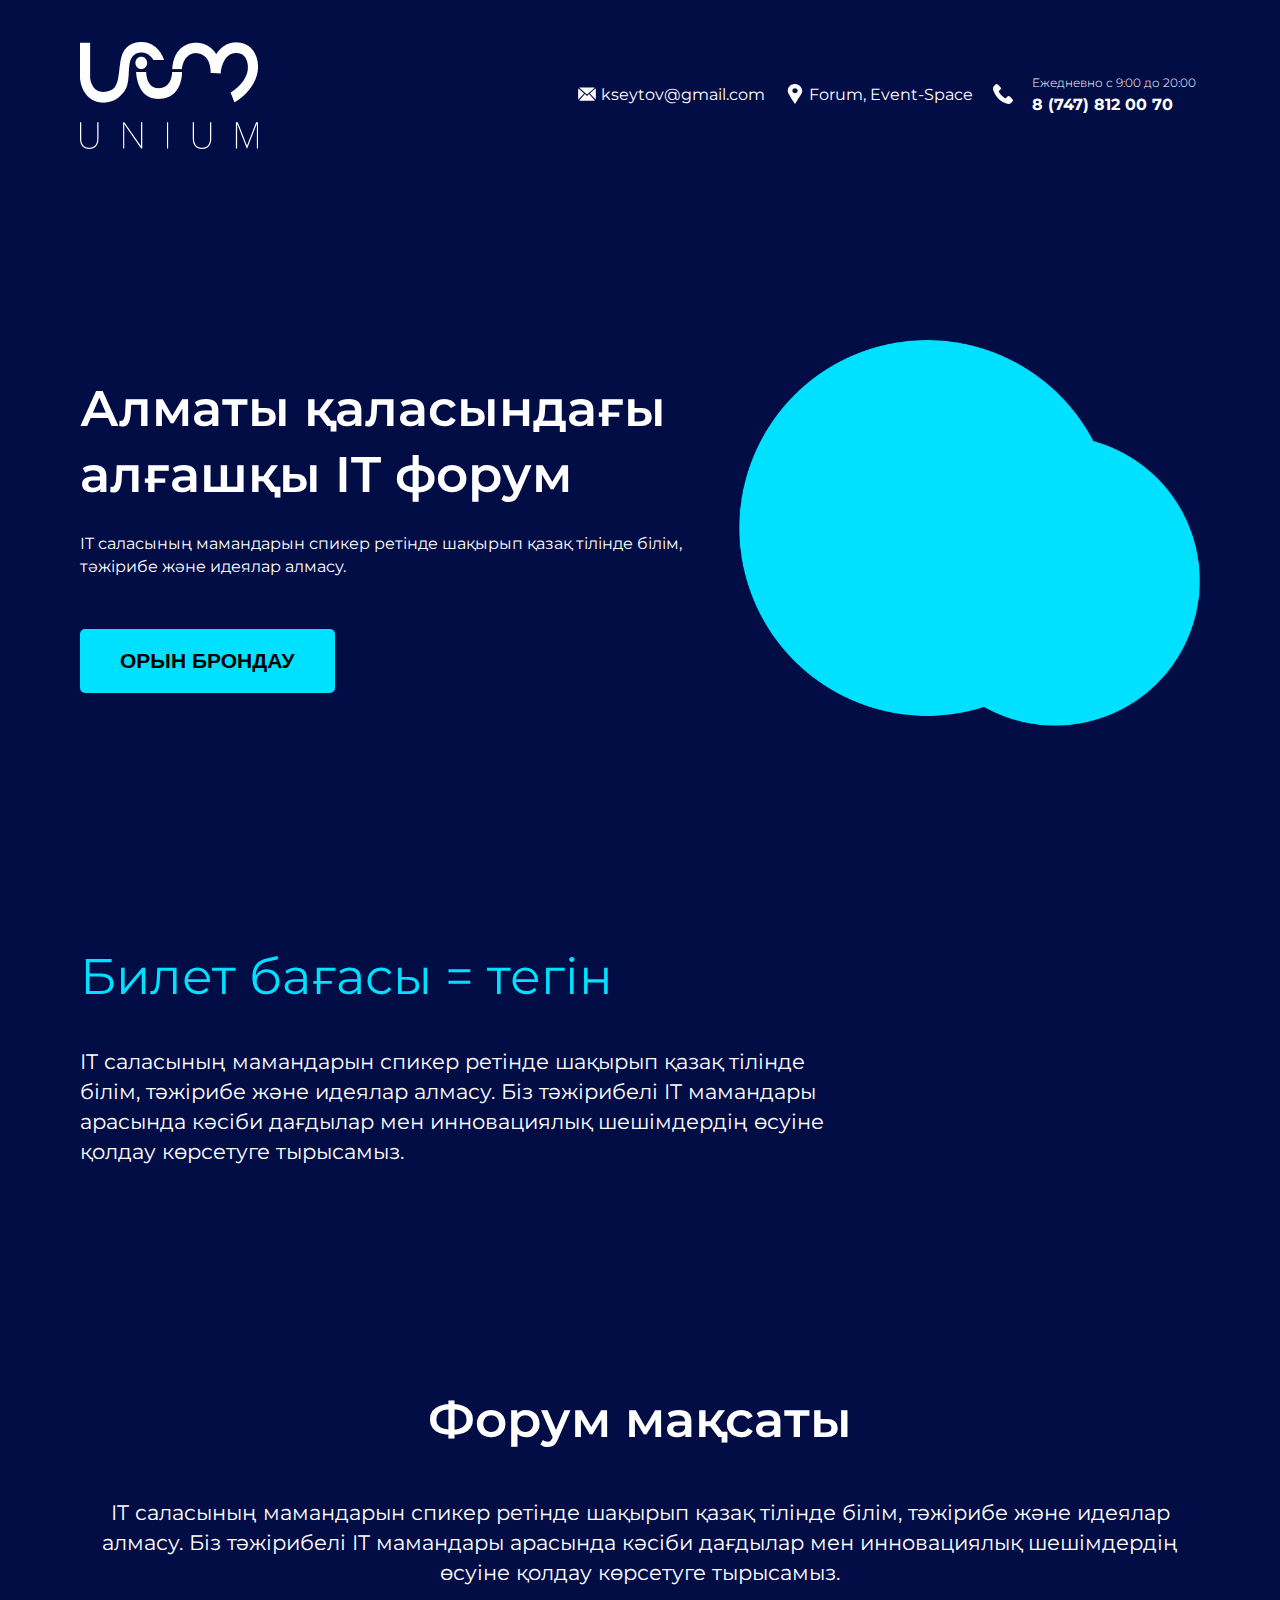
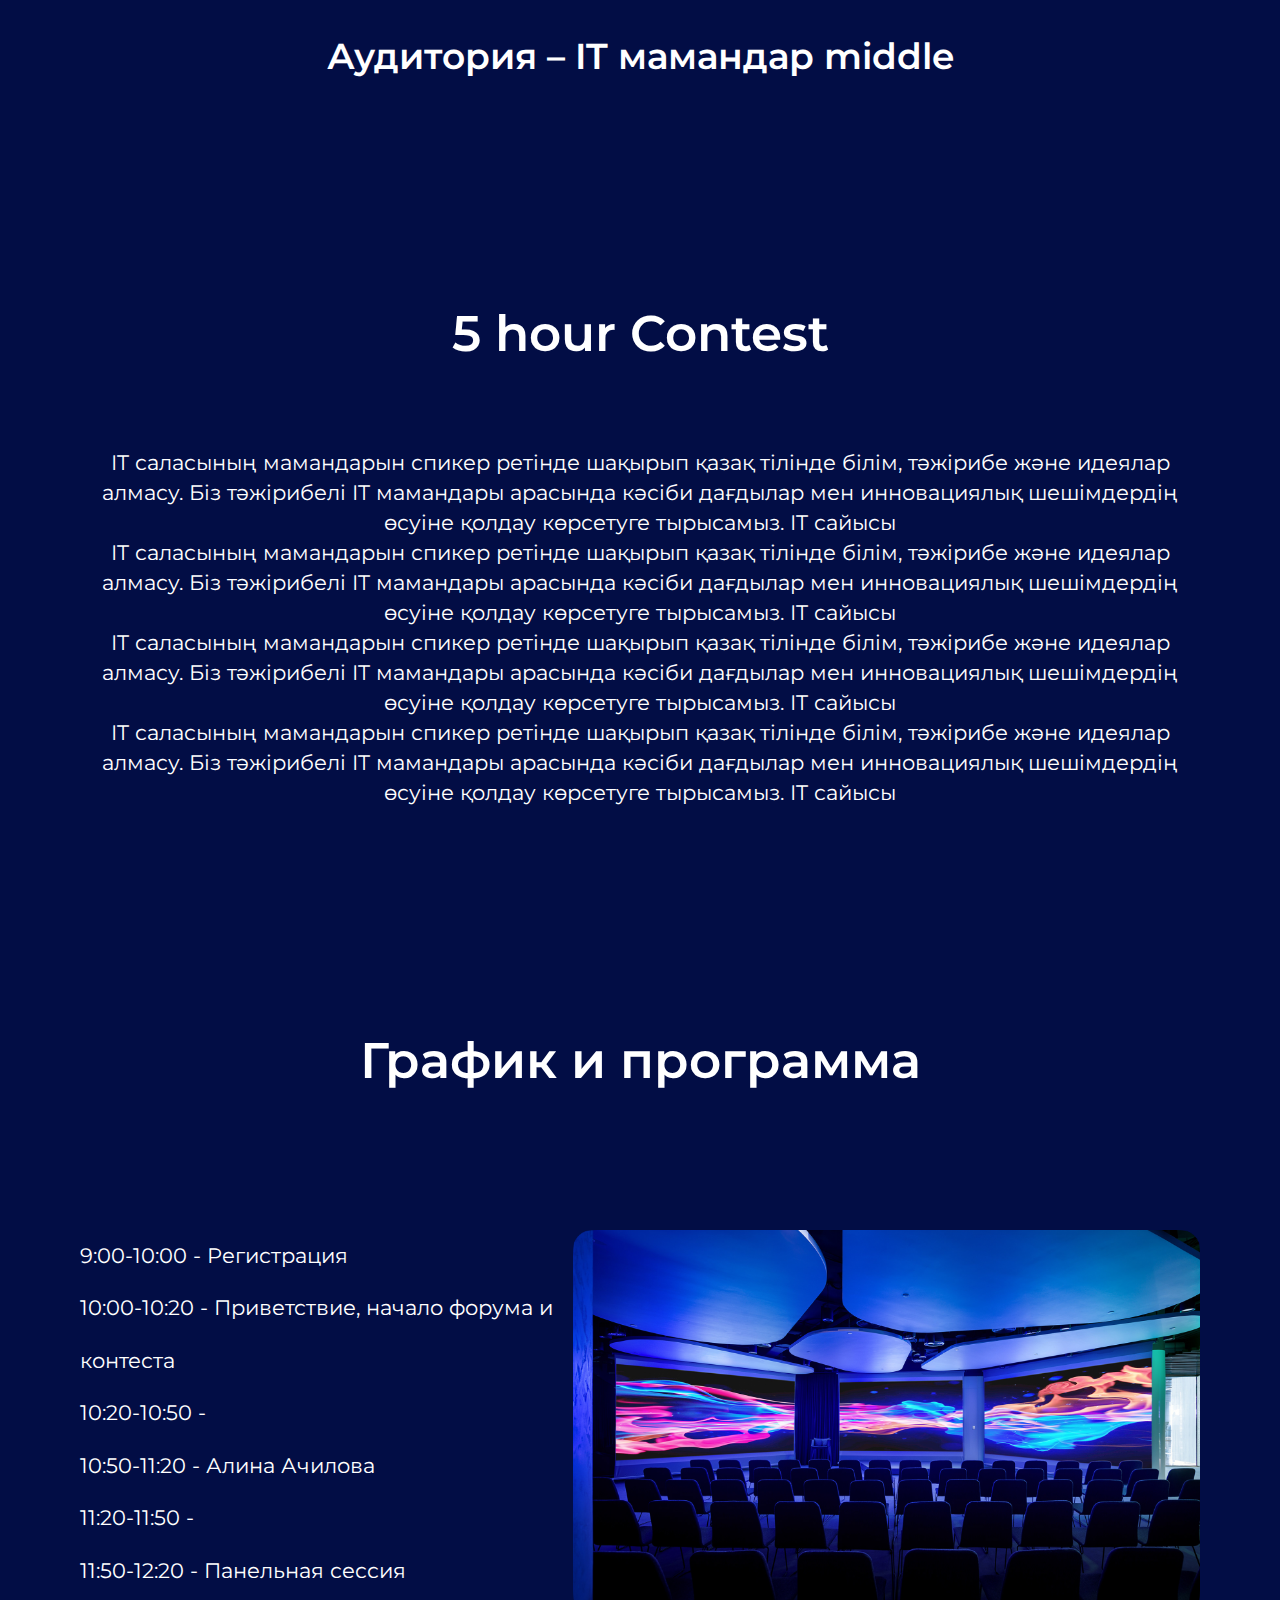
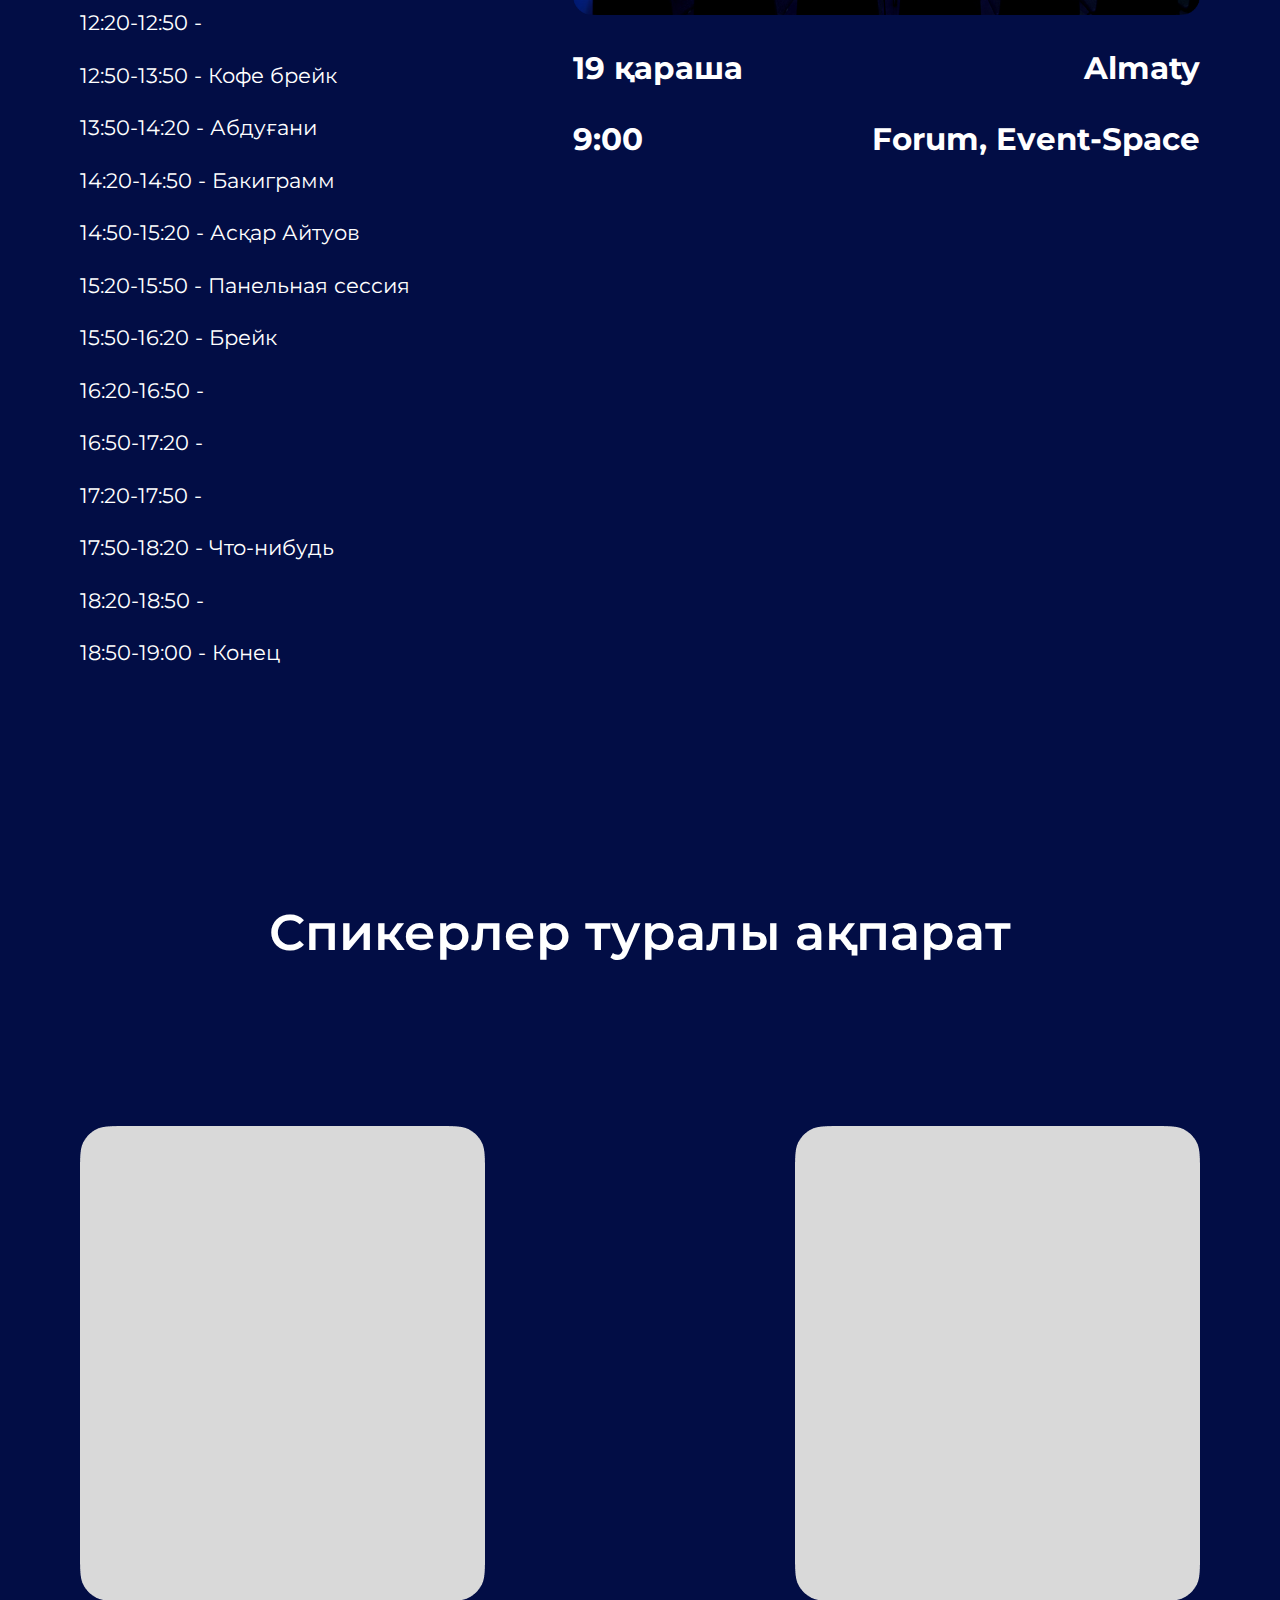
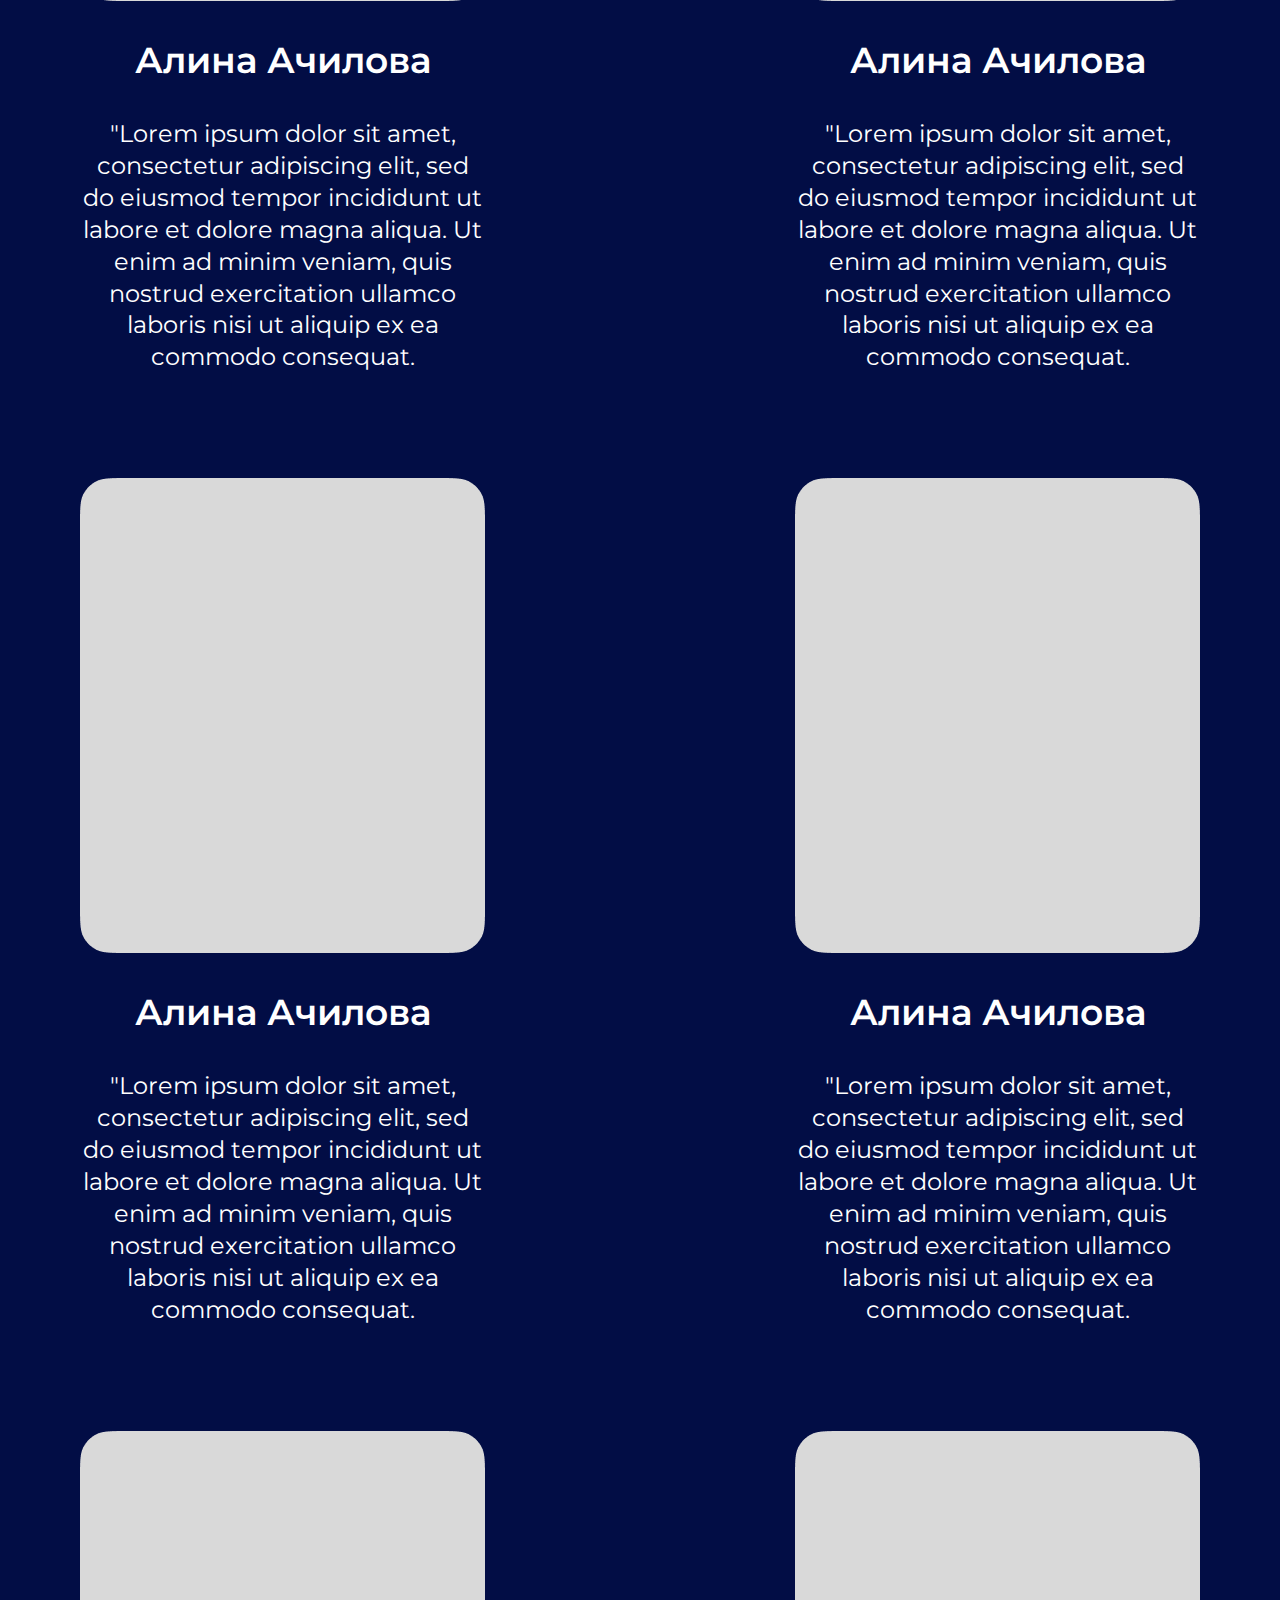
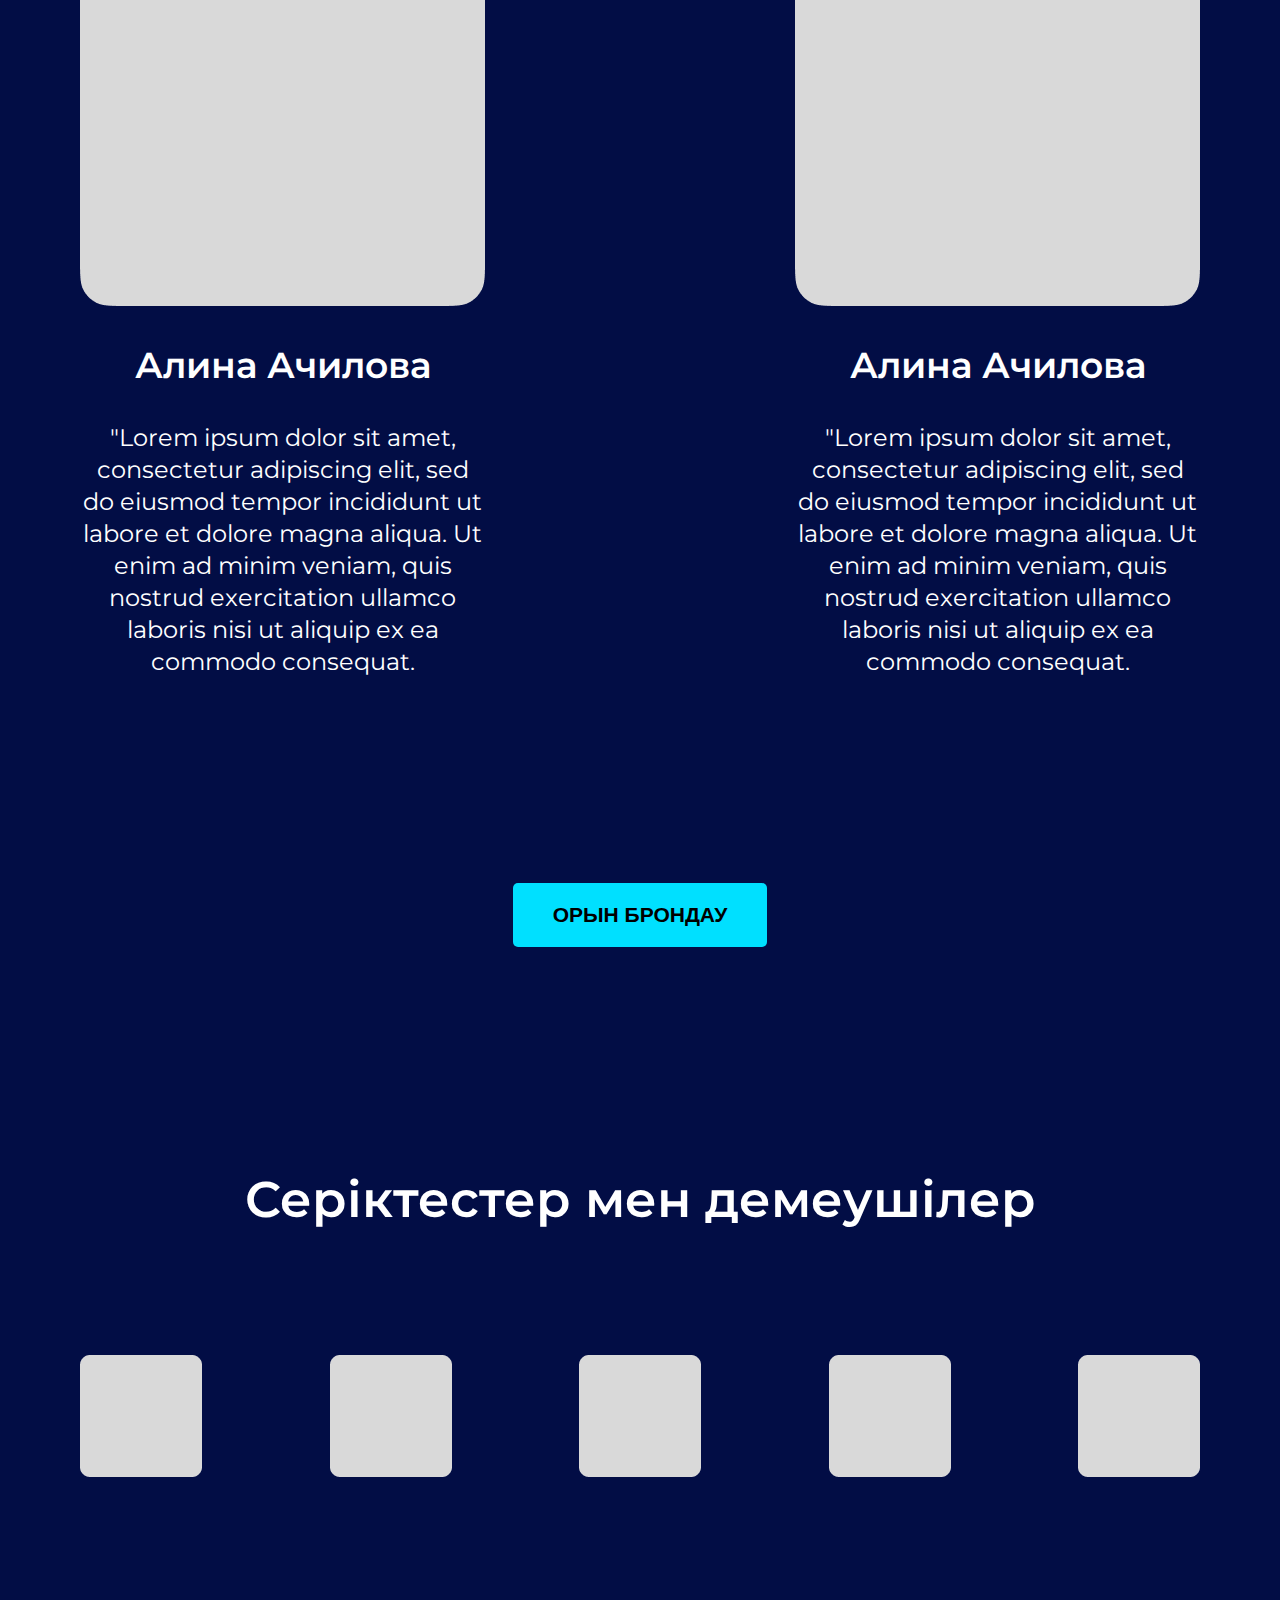
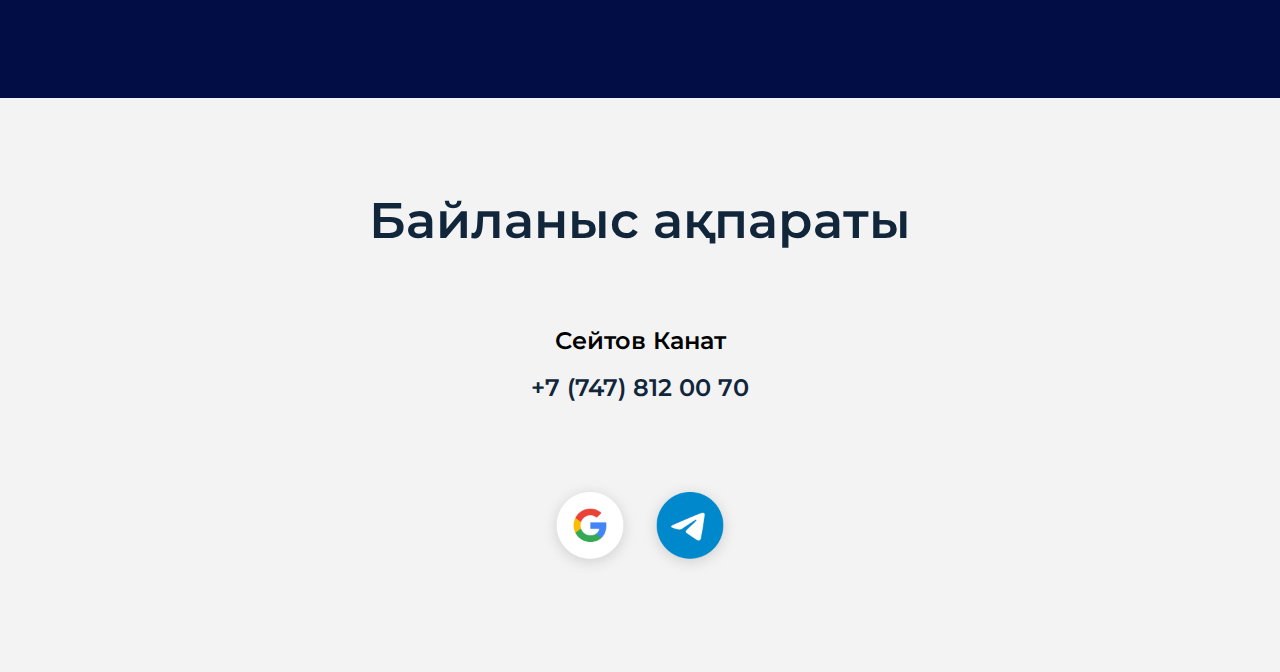
<file: index.html>
<!DOCTYPE html>
<html lang="en">
  <head>
    <meta charset="UTF-8" />
    <meta http-equiv="X-UA-Compatible" content="IE=edge" />
    <meta name="viewport" content="width=device-width, initial-scale=1.0" />
    <title>Алматы қаласындағы алғашқы IT форум</title>
    <link rel="preconnect" href="https://fonts.googleapis.com" />
    <link rel="preconnect" href="https://fonts.gstatic.com" crossorigin />
    <link
      href="https://fonts.googleapis.com/css2?family=Hanken+Grotesk:wght@400;700&display=swap"
      rel="stylesheet"
    />
    <link rel="stylesheet" href="css/style.css" />
  </head>

  <body>
    <!DOCTYPE html>
    <html lang="en">
      <head>
        <meta charset="UTF-8" />
        <meta http-equiv="X-UA-Compatible" content="IE=edge" />
        <meta name="viewport" content="width=device-width, initial-scale=1.0" />
        <title>Алматы қаласындағы алғашқы IT форум</title>
        <link rel="preconnect" href="https://fonts.googleapis.com" />
        <link rel="preconnect" href="https://fonts.gstatic.com" crossorigin />
        <link
          href="https://fonts.googleapis.com/css2?family=Hanken+Grotesk:wght@400;700&display=swap"
          rel="stylesheet"
        />
        <link rel="stylesheet" href="css/style.css" />
      </head>

      <body>
        <div class="container">
          <div class="navbar">
            <div class="navbar-logo">
              <img src="./img/logo.png" alt="logo" />
            </div>
            <ul class="menu-list">
              <div class="flex items-center menu-item">
                <div>
                  <img src="./img/email.svg" alt="email" class="menu-icon" />
                </div>
                <li>
                  <a href="#" class="menu-link">kseytov@gmail.com</a>
                </li>
              </div>
              <div class="flex items-center menu-item">
                <div>
                  <img src="./img/map.svg" alt="email" class="menu-icon" />
                </div>
                <li>
                  <a href="#" class="menu-link">Forum, Event-Space</a>
                </li>
              </div>
              <div class="flex items-center menu-item">
                <div>
                  <img src="./img/phone.svg" alt="email" class="menu-icon" />
                </div>
                <div class="menu-item__last">
                  <p class="menu-text">Ежедневно с 9:00 до 20:00</p>
                  <li>
                    <a href="tel:+77478120070" class="menu-phone"
                      >8 (747) 812 00 70</a
                    >
                  </li>
                </div>
              </div>
            </ul>
          </div>

          <div id="modal" class="modal-container">
            <div class="box">

              <div class="modal-title-box"> 
                <h3>Орын брондау</h3>
                <span id="close-modal-btn">&times</span>
              </div>

                <input
                  type="text"
                  name="name"
                  class="input"
                  placeholder="Аты, тегі"
                />
                <input
                  type="text"
                  name="phone"
                  class="input"
                  placeholder="+7 999 999-99-99"
                />
                <input
                  type="text"
                  name="email"
                  class="input"
                  placeholder="Сіздің поштаңыз"
                />
                <input
                  type="text"
                  name="company"
                  class="input"
                  placeholder="Компания"
                />
                <input
                  type="text"
                  name="profession"
                  class="input"
                  placeholder="Жұмыстағы міндетіңіз"
                />
                <input
                  type="text"
                  name="city"
                  class="input"
                  placeholder="Қала"
                />
                <input
                  type="text"
                  name="direction"
                  class="input"
                  placeholder="Жұмыс саласы"
                />
                <button type="submit" class="form-btn">Жіберу</button>
            </div>
          </div>
          <header class="header">
            <div class="header-start">
              <h1>Алматы қаласындағы алғашқы IT форум</h1>
              <p>
                IT саласының мамандарын спикер ретінде шақырып қазақ тілінде
                білім,<br />
                тәжірибе және идеялар алмасу.
              </p>
              <button type="button" class="btn" id="active-modal">
                Орын брондау
              </button>
            </div>
            <div class="header-picture">
              <img src="./img/bools.png" alt="bools" />
            </div>
          </header>

          <section class="section-1">
            <h2>Билет бағасы = тегін</h2>
            <p>
              IT саласының мамандарын спикер ретінде шақырып қазақ тілінде
              білім, тәжірибе және идеялар алмасу. Біз тәжірибелі IT мамандары
              арасында кәсіби дағдылар мен инновациялық шешімдердің өсуіне
              қолдау көрсетуге тырысамыз.
            </p>
          </section>

          <section class="section-2">
            <h3>Форум мақсаты</h3>
            <p>
              IT саласының мамандарын спикер ретінде шақырып қазақ тілінде
              білім, тәжірибе және идеялар алмасу. Біз тәжірибелі IT мамандары
              арасында кәсіби дағдылар мен инновациялық шешімдердің өсуіне
              қолдау көрсетуге тырысамыз.
            </p>
            <h4>Аудитория – IT мамандар middle</h4>
          </section>

          <section class="section-3">
            <h3>5 hour Contest</h3>
            <p>
              IT саласының мамандарын спикер ретінде шақырып қазақ тілінде
              білім, тәжірибе және идеялар алмасу. Біз тәжірибелі IT мамандары
              арасында кәсіби дағдылар мен инновациялық шешімдердің өсуіне
              қолдау көрсетуге тырысамыз. IT сайысы
            </p>
            <p>
              IT саласының мамандарын спикер ретінде шақырып қазақ тілінде
              білім, тәжірибе және идеялар алмасу. Біз тәжірибелі IT мамандары
              арасында кәсіби дағдылар мен инновациялық шешімдердің өсуіне
              қолдау көрсетуге тырысамыз. IT сайысы
            </p>
            <p>
              IT саласының мамандарын спикер ретінде шақырып қазақ тілінде
              білім, тәжірибе және идеялар алмасу. Біз тәжірибелі IT мамандары
              арасында кәсіби дағдылар мен инновациялық шешімдердің өсуіне
              қолдау көрсетуге тырысамыз. IT сайысы
            </p>
            <p>
              IT саласының мамандарын спикер ретінде шақырып қазақ тілінде
              білім, тәжірибе және идеялар алмасу. Біз тәжірибелі IT мамандары
              арасында кәсіби дағдылар мен инновациялық шешімдердің өсуіне
              қолдау көрсетуге тырысамыз. IT сайысы
            </p>
          </section>

          <section class="section-4">
            <h3>График и программа</h3>
            <div class="flex justify-between items-start section-4__inner">
              <div>
                <p>9:00-10:00 - Регистрация</p>
                <p>10:00-10:20 - Приветствие, начало форума и контеста</p>
                <p>10:20-10:50 -</p>
                <p>10:50-11:20 - Алина Ачилова</p>
                <p>11:20-11:50 -</p>
                <p>11:50-12:20 - Панельная сессия</p>
                <p>12:20-12:50 -</p>
                <p>12:50-13:50 - Кофе брейк</p>
                <p>13:50-14:20 - Абдуғани</p>
                <p>14:20-14:50 - Бакиграмм</p>
                <p>14:50-15:20 - Асқар Айтуов</p>
                <p>15:20-15:50 - Панельная сессия</p>
                <p>15:50-16:20 - Брейк</p>
                <p>16:20-16:50 -</p>
                <p>16:50-17:20 -</p>
                <p>17:20-17:50 -</p>
                <p>17:50-18:20 - Что-нибудь</p>
                <p>18:20-18:50 -</p>
                <p>18:50-19:00 - Конец</p>
              </div>
              <div class="section-4__bottom">
                <div class="section-4__picture">
                  <img src="./img/section-4-img.png" alt="" />
                </div>
                <div class="flex items-center justify-between">
                  <div>
                    <p>19 қараша</p>
                    <p>9:00</p>
                  </div>
                  <div class="text-right">
                    <p>Almaty</p>
                    <p>Forum, Event-Space</p>
                  </div>
                </div>
              </div>
            </div>
          </section>

          <section class="section-5">
            <h3>Спикерлер туралы ақпарат</h3>

            <div class="cards-list">
              <div class="card">
                <div class="card-picture">
                  <img src="./img/card-placeholder.png" alt="" />
                </div>
                <h4>Алина Ачилова</h4>
                <p>
                  "Lorem ipsum dolor sit amet, consectetur adipiscing elit, sed
                  do eiusmod tempor incididunt ut labore et dolore magna aliqua.
                  Ut enim ad minim veniam, quis nostrud exercitation ullamco
                  laboris nisi ut aliquip ex ea commodo consequat.
                </p>
              </div>
              <div class="card">
                <div class="card-picture">
                  <img src="./img/card-placeholder.png" alt="" />
                </div>
                <h4>Алина Ачилова</h4>
                <p>
                  "Lorem ipsum dolor sit amet, consectetur adipiscing elit, sed
                  do eiusmod tempor incididunt ut labore et dolore magna aliqua.
                  Ut enim ad minim veniam, quis nostrud exercitation ullamco
                  laboris nisi ut aliquip ex ea commodo consequat.
                </p>
              </div>
              <div class="card">
                <div class="card-picture">
                  <img src="./img/card-placeholder.png" alt="" />
                </div>
                <h4>Алина Ачилова</h4>
                <p>
                  "Lorem ipsum dolor sit amet, consectetur adipiscing elit, sed
                  do eiusmod tempor incididunt ut labore et dolore magna aliqua.
                  Ut enim ad minim veniam, quis nostrud exercitation ullamco
                  laboris nisi ut aliquip ex ea commodo consequat.
                </p>
              </div>

              <div class="card">
                <div class="card-picture">
                  <img src="./img/card-placeholder.png" alt="" />
                </div>
                <h4>Алина Ачилова</h4>
                <p>
                  "Lorem ipsum dolor sit amet, consectetur adipiscing elit, sed
                  do eiusmod tempor incididunt ut labore et dolore magna aliqua.
                  Ut enim ad minim veniam, quis nostrud exercitation ullamco
                  laboris nisi ut aliquip ex ea commodo consequat.
                </p>
              </div>
              <div class="card">
                <div class="card-picture">
                  <img src="./img/card-placeholder.png" alt="" />
                </div>
                <h4>Алина Ачилова</h4>
                <p>
                  "Lorem ipsum dolor sit amet, consectetur adipiscing elit, sed
                  do eiusmod tempor incididunt ut labore et dolore magna aliqua.
                  Ut enim ad minim veniam, quis nostrud exercitation ullamco
                  laboris nisi ut aliquip ex ea commodo consequat.
                </p>
              </div>
              <div class="card">
                <div class="card-picture">
                  <img src="./img/card-placeholder.png" alt="" />
                </div>
                <h4>Алина Ачилова</h4>
                <p>
                  "Lorem ipsum dolor sit amet, consectetur adipiscing elit, sed
                  do eiusmod tempor incididunt ut labore et dolore magna aliqua.
                  Ut enim ad minim veniam, quis nostrud exercitation ullamco
                  laboris nisi ut aliquip ex ea commodo consequat.
                </p>
              </div>
            </div>

            <button class="btn" type="button" id="active-modal">
              Орын брондау
            </button>
          </section>

          <div class="section-6">
            <h3>Серіктестер мен демеушілер</h3>
            <div class="partners-list">
              <div><img src="./img/partner.png" alt="partner" /></div>
              <div><img src="./img/partner.png" alt="partner" /></div>
              <div><img src="./img/partner.png" alt="partner" /></div>
              <div><img src="./img/partner.png" alt="partner" /></div>
              <div><img src="./img/partner.png" alt="partner" /></div>
            </div>
          </div>
        </div>
        <footer class="footer">
          <h3>Байланыс ақпараты</h3>

          <p>Сейтов Канат</p>
          <a href="tel:+77478120070">+7 (747) 812 00 70</a>
          <div class="social">
            <div>
              <a href="mailto:kseytov@gmail.com"> <img src="./img/google.png" alt="google" /></a>
            </div>
            <div>
              <a href="https://t.me/kanatseytov" target="_blank"> <img src="./img/telegram.png" alt="telegram" /></a>
            </div>
          </div>
        </footer>
      </body>
    </html>
    <script src="app.js"></script>
  </body>
</html>
</file>
<file: css/style.css>
@import url("https://fonts.googleapis.com/css2?family=Montserrat:wght@300;400;500;600;700&display=swap");

html,
body,
div,
span,
applet,
object,
iframe,
h1,
h2,
h3,
h4,
h5,
h6,
p,
blockquote,
pre,
a,
abbr,
acronym,
address,
big,
cite,
code,
del,
dfn,
em,
img,
ins,
kbd,
q,
s,
samp,
small,
strike,
strong,
sub,
sup,
tt,
var,
b,
u,
i,
center,
dl,
dt,
dd,
ol,
ul,
li,
fieldset,
form,
label,
legend,
table,
caption,
tbody,
tfoot,
thead,
tr,
th,
td,
article,
aside,
canvas,
details,
embed,
figure,
figcaption,
footer,
header,
hgroup,
menu,
nav,
output,
ruby,
section,
summary,
time,
mark,
audio,
video {
  margin: 0;
  padding: 0;
  border: 0;
  font-size: 100%;
  font: inherit;
  vertical-align: baseline;
}
article,
aside,
details,
figcaption,
figure,
footer,
header,
hgroup,
menu,
nav,
section {
  display: block;
}
body {
  line-height: 1;
  background: #020d45;
  font-family: "Montserrat", sans-serif;
  font-weight: 400;
}
ol,
ul {
  list-style: none;
}
a {
  text-decoration: none;
  color: inherit;
}
img {
  width: 100%;
  height: 100%;
  object-fit: contain;
}
h1,
h2,
h3,
h4,
p {
  color: #fff;
}
.flex {
  display: flex;
}

.items-center {
  align-items: center;
}

.items-start {
  align-items: flex-start;
}
.justify-between {
  justify-content: space-between;
}
.text-right {
  text-align: right;
}
.container {
  max-width: 1440px;
  margin: 0 auto;
  padding: 0 80px;
}
.navbar {
  display: flex;

  padding-top: 40px;
  padding-bottom: 20px;
  color: #fff;
  background: #020d45;
  display: flex;
  justify-content: space-between;

  position: sticky;
  top: 0;

}
.menu-list {
  display: flex;
  gap: 20px;
}

.menu-link {
  /* margin-left: 12px; */
}
.menu-item > div {
  margin-right: 4px;
}
.menu-item:last-child {
  /* margin-right: 0px; */
}
.menu-icon {
  width: 20px;
  height: 20px;
}

.menu-text {
  font-weight: 300;
  font-size: 12px;
  margin-bottom: 8px;
}
.menu-item__last {
  margin-left: 15px;
}
.menu-phone {
  font-weight: 700;
}
.btn {
  max-width: 272px;
  padding: 20px 40px;
  background: #00e0ff;
  border-radius: 5px;
  font-size: 21px;
  font-weight: 700;
  text-transform: uppercase;
  border: none;
  cursor: pointer;
}

.header {
  display: flex;
  justify-content: space-between;
  align-items: center;
  padding-top: 170px;
}
h1 {
  font-size: 50px;
  font-style: normal;
  font-weight: 600;
  margin-bottom: 24px;
  line-height: 133%;
}
.header p {
  margin-bottom: 50px;
  line-height: 143%;
}
.section-1 {
  padding-top: 223px;
  max-width: 786px;
}
.section-1 h2 {
  color: #00e0ff;
  font-size: 50px;
  margin-bottom: 45px;
}

.section-1 p {
  font-size: 21px;
  font-weight: 400;
  line-height: 143%;
}

.section-2 {
  text-align: center;
  padding: 220px 0px;
}

.section-2 h3 {
  text-align: center;
  font-size: 50px;
  font-style: normal;
  font-weight: 600;
  line-height: 133%;
  margin-bottom: 45px;
}
.section-2 p {
  font-size: 21px;
  font-style: normal;
  font-weight: 400;
  line-height: 143%;
  margin-bottom: 45px;
}

.section-2 h4 {
  font-size: 36px;
  font-style: normal;
  font-weight: 600;
  line-height: 133%;
}
.section-3 {
  text-align: center;
}

.section-3 h3 {
  font-size: 50px;
  font-weight: 600;
  line-height: 133%;
  margin-bottom: 80px;
}

.section-3 p {
  font-size: 21px;
  font-style: normal;
  font-weight: 400;
  line-height: 143%;
}

.section-4 {
  padding: 220px 0px;
}

.section-4 h3 {
  font-size: 50px;
  font-style: normal;
  font-weight: 600;
  line-height: 133%;
  text-align: center;
  margin-bottom: 135px;
}
.section-4 p {
  font-size: 21px;
  font-style: normal;
  font-weight: 400;
  line-height: 250%;
}
.section-4__bottom p {
  font-size: 31px;
  font-style: normal;
  font-weight: bold;
  line-height: 133%;
  margin-top: 30px;
}
.section-4__picture {
  max-width: 730px;
}

.modal-container.display {
  display: flex;
}

@keyframes modal {
  from {
    opacity: 0;
    transform: translate3d(0, -60px, 0);
  }
  to {
    opacity: 1;
    transform: translate3d(0, 0, 0);
  }
}
.display .box {
  animation: modal 0.3s;
}

#close {
  position: absolute;
  top: -10px;
  right: -10px;
  width: 25px;
  height: 25px;
}

.modal-container {
  display: none;
  align-items: center;
  justify-content: center;

  margin: 0 auto;

  position: fixed;
  top: 0%;
  left: 0;
  right: 0;
  bottom: 0;
  z-index: 2000;

  text-align: center;
  font-size: 26px;
  font-weight: 500;
  line-height: 152%;
}

.modal-container h3 {
  color: #000;
}

.box {
  color: #242424;
  padding: 20px;
  width: 100%;
  max-width: 600px;
  margin: 0 auto;
  background-color: #f1f1f1;
  text-align: center;
  position: relative;
  border-radius: 20px;

  height: -webkit-fill-available;
  max-height: 760px;
  margin: 10px;
  overflow-y: auto;
}
.input {
  border-radius: 12px;
  border: 1px solid #242424;
  background: #f1f1f1;
  padding: 15px 16px;
  align-items: center;
  font-size: 20px;
  margin-bottom: 30px;
  box-sizing: border-box;
  width: 100%;
}
.form-btn {
  background: #0221b5;
  padding: 20px 40px;
  justify-content: center;
  align-items: center;
  gap: 10px;
  flex-shrink: 0;
  width: 100%;
  color: #fff;
  font-size: 21px;
  font-style: normal;
  font-weight: 700;
  line-height: 152%;
  text-transform: uppercase;
  border-radius: 10px;
  cursor: pointer;
  margin-top: 20px;
  border: none;

  box-shadow: 2px 1px 7px rgb(0 0 0 / 30%);
}
.hidden {
  overflow: hidden;
}
.section-5 {
  text-align: center;
}
.section-5 h3 {
  font-size: 50px;
  font-style: normal;
  font-weight: 600;
  line-height: 133%;
  margin-bottom: 160px;
}
.cards-list {
  display: flex;
  justify-content: space-between;
  flex-wrap: wrap;
  margin-bottom: 100px;
}
.card {
  width: 405px;
  margin-bottom: 105px;
}
.card h4 {
  font-size: 36px;
  font-weight: 600;
  line-height: 133%;
  margin: 33px 0px;
}
.card p {
  font-size: 24px;
  font-style: normal;
  font-weight: 400;
  line-height: 133%;
}

.partners-list {
  display: flex;
  justify-content: space-between;
}
.section-6 {
  text-align: center;
  padding: 220px 0;
}
.section-6 h3 {
  font-size: 50px;
  font-style: normal;
  font-weight: 600;
  line-height: 133%;
  margin-bottom: 120px;
}
.footer {
  text-align: center;
  color: #11263a;
  background: #f3f3f3;
  padding: 90px 0px;
}

.footer h3 {
  margin-bottom: 70px;
  font-size: 50px;
  font-style: normal;
  font-weight: 600;
  line-height: 133%;
  color: #11263a;
}
.footer p {
  color: #000;
  font-size: 24px;
  font-style: normal;
  font-weight: 600;
  line-height: 133%;
  margin-bottom: 15px;
}
.footer a {
  font-size: 24px;
  font-style: normal;
  font-weight: 600;
  line-height: 133%;
}
.footer .social {
  display: flex;
  justify-content: center;
}
.social > div {
  margin-top: 70px;
  width: 100px;
  cursor: pointer;
}

/* media */

@media screen and (max-width: 1124px) {
  .card {
    width: auto;
  }
  .card-picture {
    width: 300px;
    margin: 0 auto;
  }
}
@media screen and (max-width: 910px) {
  .section-5 h3 {
    margin-bottom: 60px;
  }
  .partners-list {
    flex-wrap: wrap;
  }
  .partners-list > div {
    width: 200px;
    margin: 0 auto 30px auto;
    padding: 0 20px;
  }
}
@media (max-width: 1048px) {
  .section-4 {
    padding: 100px 0px;
  }
  .section-4 > div {
    flex-direction: column;
    gap: 30px;
  }

  .section-4__picture {
    max-width: unset;
  }

  .section-4__bottom {
    order: -1;
  }

  .section-4 h3 {
    margin-bottom: 50px;
  }

  .section-3 {
  }

  .section-2 {
    padding: 100px 0px;
  }

  .menu-list {
    flex-direction: column;
  }

  h1 {
    font-size: 40px;
  }
}

@media (max-width: 768px) {
  .container {
    padding: 0 35px;
  }
  h1,
  .section-1 h2 {
    font-size: 45px;
  }
}

@media (max-width: 480px) {
  .navbar{
    position: relative;
    padding-bottom: 0;
  }
  .container {
    padding: 0 20px;
  }
  .navbar-logo {
    width: 150px;
    margin-bottom: 30px;
  }

  .navbar {
    padding-top: 30px;
    flex-direction: column;
    align-items: center;
  }

  .header > div:nth-child(2) {
    display: none;
  }

  .header {
    padding-top: 100px;
  }

  h1,
  .section-1 h2,
  .section-2 h3,
  .section-2 h4,
  .section-3 h3,
  .section-4 h3,
  .section-5 h3,
  .section-6 h3,
  .footer h3 {
    font-size: 32px;
  }

  .section-1 {
    padding-top: 100px;
  }

  .section-3 {
  }

  .section-4__bottom p {
    font-size: 20px;
    margin-top: 10px;
  }
}

#close-modal-btn{
  font-size: 45px;
  cursor: pointer;
  user-select: none;
}

#close-modal-btn:hover{
  transform: scale(1.1);
}

.modal-title-box{
  display: flex;
  justify-content: space-between;
  margin-bottom: 27px;
}
</file>
